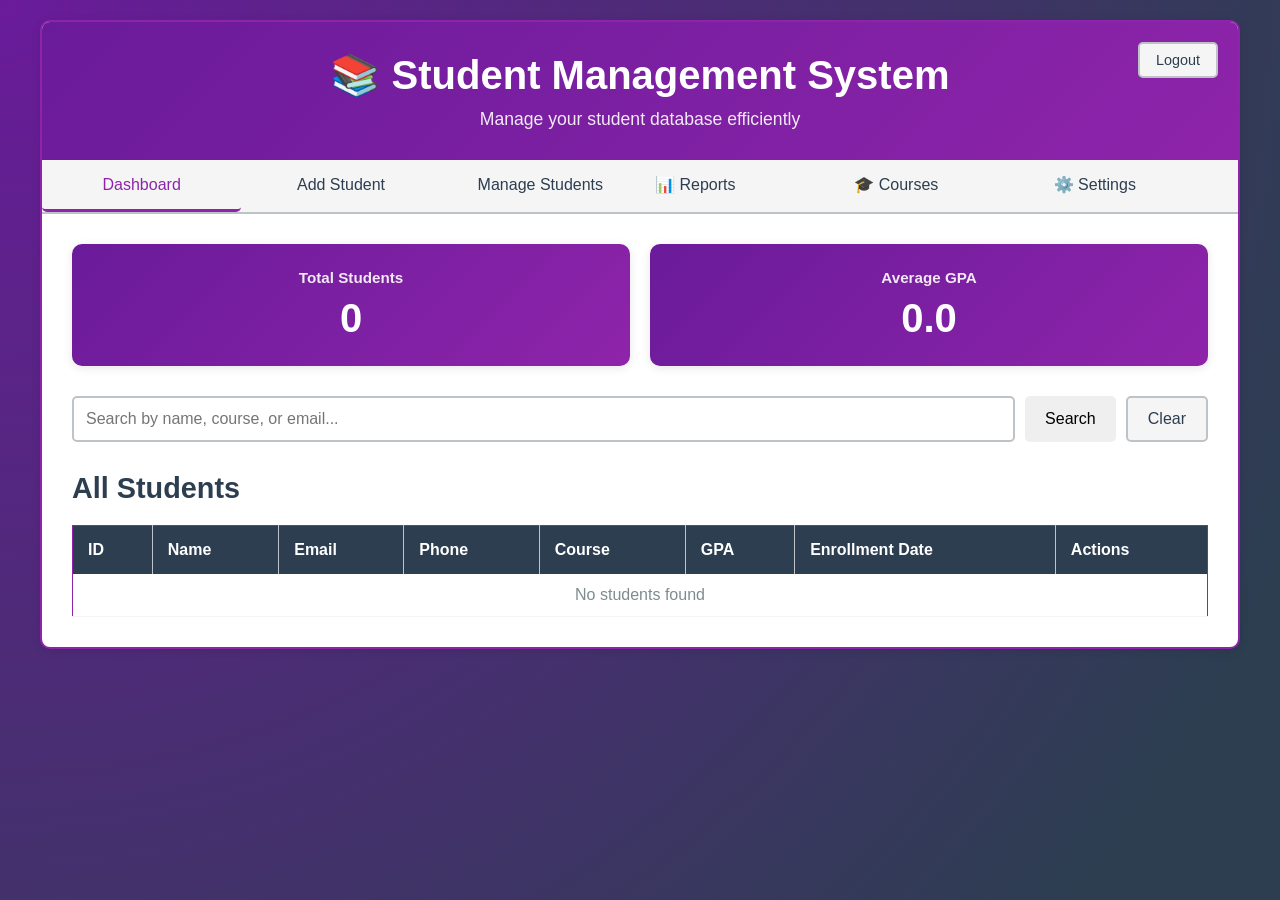
<file: frontend/index.html>
<!DOCTYPE html>
<html lang="en">
<head>
    <meta charset="UTF-8">
    <meta name="viewport" content="width=device-width, initial-scale=1.0">
    <title>Student Management System</title>
    <link rel="stylesheet" href="style.css">
</head>
<body>
    <div class="container">
        <!-- Header -->
        <header class="header">
            <h1>📚 Student Management System</h1>
            <p>Manage your student database efficiently</p>
            <button id="logoutBtn" class="btn-secondary logout-btn">Logout</button>
        </header>

        <!-- Navigation Tabs -->
        <nav class="tabs">
            <button class="tab-button active" data-tab="dashboard">Dashboard</button>
            <button class="tab-button" data-tab="add-student">Add Student</button>
            <button class="tab-button" data-tab="manage">Manage Students</button>
            <a href="reports.html" class="tab-button" style="text-decoration: none; cursor: pointer;">📊 Reports</a>
            <a href="courses.html" class="tab-button" style="text-decoration: none; cursor: pointer;">🎓 Courses</a>
            <a href="settings.html" class="tab-button" style="text-decoration: none; cursor: pointer;">⚙️ Settings</a>
        </nav>

        <!-- Dashboard Tab -->
        <section id="dashboard" class="tab-content active">
            <div class="dashboard-stats">
                <div class="stat-card">
                    <h3>Total Students</h3>
                    <p class="stat-number" id="total-students">0</p>
                </div>
                <div class="stat-card">
                    <h3>Average GPA</h3>
                    <p class="stat-number" id="avg-gpa">0.0</p>
                </div>
            </div>

            <div class="search-box">
                <input type="text" id="search-input" placeholder="Search by name, course, or email...">
                <button onclick="searchStudents()">Search</button>
                <button onclick="clearSearch()" class="btn-secondary">Clear</button>
            </div>

            <div class="students-list">
                <h2>All Students</h2>
                <div id="students-table-container">
                    <table id="students-table">
                        <thead>
                            <tr>
                                <th>ID</th>
                                <th>Name</th>
                                <th>Email</th>
                                <th>Phone</th>
                                <th>Course</th>
                                <th>GPA</th>
                                <th>Enrollment Date</th>
                                <th>Actions</th>
                            </tr>
                        </thead>
                        <tbody id="students-tbody">
                            <tr>
                                <td colspan="8" class="center">No students found</td>
                            </tr>
                        </tbody>
                    </table>
                </div>
            </div>
        </section>

        <!-- Add Student Tab -->
        <section id="add-student" class="tab-content">
            <div class="form-container">
                <h2>Add New Student</h2>
                <form id="add-student-form" onsubmit="addStudent(event)">
                    <div class="form-group">
                        <label for="student-name">Full Name *</label>
                        <input type="text" id="student-name" required placeholder="Enter full name">
                    </div>

                    <div class="form-group">
                        <label for="student-email">Email Address *</label>
                        <input type="email" id="student-email" required placeholder="Enter email">
                    </div>

                    <div class="form-group">
                        <label for="student-phone">Phone Number *</label>
                        <input type="tel" id="student-phone" required placeholder="Enter phone number">
                    </div>

                    <div class="form-group">
                        <label for="student-course">Course *</label>
                        <input type="text" id="student-course" required placeholder="Enter course name">
                    </div>

                    <div class="form-group">
                        <label for="student-gpa">GPA</label>
                        <input type="number" id="student-gpa" placeholder="Enter GPA (0-4.0)" min="0" max="4" step="0.1">
                    </div>

                    <button type="submit" class="btn-primary">Add Student</button>
                    <button type="reset" class="btn-secondary">Clear Form</button>
                </form>
            </div>
        </section>

        <!-- Manage Students Tab -->
        <section id="manage" class="tab-content">
            <div class="manage-container">
                <h2>Manage Students</h2>
                <div id="manage-students-list"></div>
            </div>
        </section>

        <!-- Edit Modal -->
        <div id="edit-modal" class="modal">
            <div class="modal-content">
                <span class="close">&times;</span>
                <h2>Edit Student</h2>
                <form id="edit-student-form" onsubmit="updateStudent(event)">
                    <input type="hidden" id="edit-student-id">
                    
                    <div class="form-group">
                        <label for="edit-name">Full Name *</label>
                        <input type="text" id="edit-name" required>
                    </div>

                    <div class="form-group">
                        <label for="edit-email">Email Address *</label>
                        <input type="email" id="edit-email" required>
                    </div>

                    <div class="form-group">
                        <label for="edit-phone">Phone Number *</label>
                        <input type="tel" id="edit-phone" required>
                    </div>

                    <div class="form-group">
                        <label for="edit-course">Course *</label>
                        <input type="text" id="edit-course" required>
                    </div>

                    <div class="form-group">
                        <label for="edit-gpa">GPA</label>
                        <input type="number" id="edit-gpa" min="0" max="4" step="0.1">
                    </div>

                    <button type="submit" class="btn-primary">Update Student</button>
                    <button type="button" class="btn-secondary" onclick="closeEditModal()">Cancel</button>
                </form>
            </div>
        </div>
    </div>

    <script src="theme-manager.js"></script>
    <script src="script.js"></script>
</body>
</html>
</file>
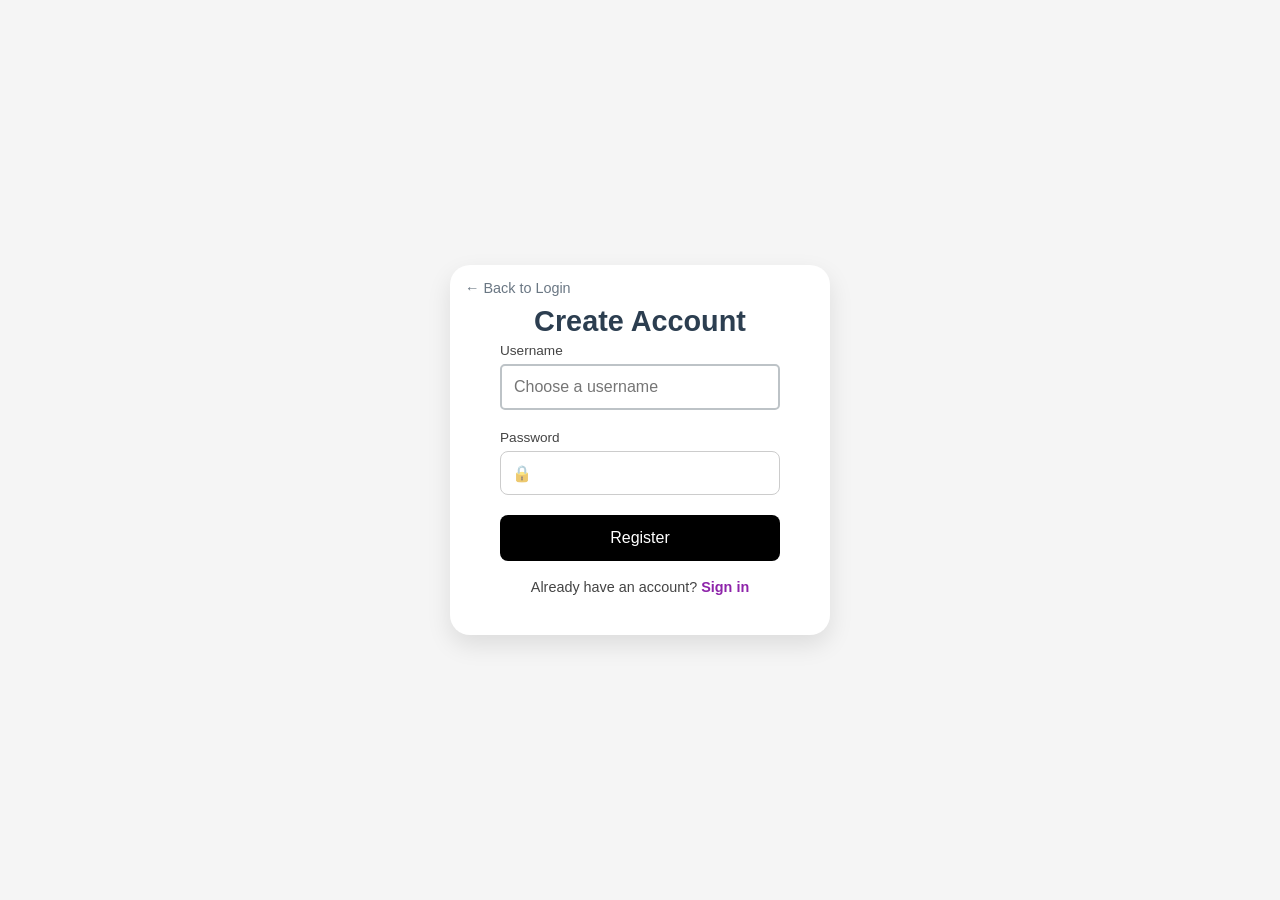
<file: frontend/register.html>
<!DOCTYPE html>
<html lang="en">
<head>
    <meta charset="UTF-8">
    <meta name="viewport" content="width=device-width, initial-scale=1.0">
    <title>Register - Student Management</title>
    <link rel="stylesheet" href="style.css">
</head>
<body class="auth-page">
    <div class="auth-card">
        <a href="login.html" class="back-link">&larr; Back to Login</a>
        <h2>Create Account</h2>
        <form id="register-form">
            <div class="input-group">
                <label for="username">Username</label>
                <div class="input-with-icon">
                    <input type="text" id="username" name="username" placeholder="Choose a username" required>
                </div>
            </div>
            <div class="input-group">
                <label for="password">Password</label>
                <div class="input-with-icon">
                    <span class="icon">🔒</span>
                    <input type="password" id="password" name="password" required>
                </div>
            </div>
            <button type="submit" class="btn-signin">Register</button>
            <p class="signup-link">Already have an account? <a href="login.html">Sign in</a></p>
        </form>
    </div>
    <script src="theme-manager.js"></script>
    <script>
        const API_BASE_URL = 'http://localhost:5000/api';
        document.getElementById('register-form').addEventListener('submit', async e => {
            e.preventDefault();
            const data = {
                username: document.getElementById('username').value,
                password: document.getElementById('password').value
            };
            const res = await fetch(API_BASE_URL + '/register', {
                method: 'POST',
                credentials: 'include',
                headers: {'Content-Type':'application/json'},
                body: JSON.stringify(data)
            });
            if (res.ok) {
                alert('Registered successfully, please log in');
                window.location='/login.html';
            } else {
                const err = await res.json();
                alert(err.error || 'Registration failed');
            }
        });
    </script>
</body>
</html>
</file>
<file: frontend/style.css>
/* ===== Custom Split Login Page Styles ===== */
.login-split-container {
    display: flex;
    min-height: 80vh;
    background: #fff;
    border-radius: 20px;
    box-shadow: 0 10px 25px rgba(0,0,0,0.08);
    overflow: hidden;
    max-width: 900px;
    margin: 40px auto;
}

.login-welcome-section {
    background: linear-gradient(135deg, #8e24aa 0%, #00e5ff 100%);
    color: #fff;
    flex: 1.2;
    display: flex;
    flex-direction: column;
    align-items: center;
    justify-content: center;
    padding: 40px 30px;
    text-align: center;
}
.login-welcome-section h1 {
    font-size: 2.3em;
    margin-bottom: 10px;
    font-weight: 700;
    letter-spacing: 1px;
}
.login-welcome-section p {
    font-size: 1.1em;
    margin-bottom: 30px;
    opacity: 0.95;
}
.welcome-img {
    width: 90px;
    margin-top: 10px;
    filter: drop-shadow(0 2px 8px rgba(0,0,0,0.12));
}

.login-form-section {
    flex: 1;
    display: flex;
    flex-direction: column;
    justify-content: center;
    align-items: center;
    padding: 40px 30px;
    position: relative;
    background: #fff;
}
.login-form-section form {
    width: 100%;
    max-width: 340px;
    background: none;
    box-shadow: none;
    padding: 0;
    border-radius: 0;
}
.login-form-section h2 {
    margin-bottom: 18px;
    color: var(--primary-color);
    font-size: 1.5em;
    font-weight: 600;
}
.login-form-section .back-link {
    position: absolute;
    top: 18px;
    left: 18px;
    color: var(--primary-color);
    font-size: 0.95em;
    text-decoration: none;
    opacity: 0.8;
}
@media (max-width: 800px) {
    .login-split-container {
        flex-direction: column;
        min-height: unset;
        max-width: 98vw;
    }
    .login-welcome-section, .login-form-section {
        padding: 30px 10vw;
    }
    .login-form-section form {
        max-width: 100%;
    }
}
* {
    margin: 0;
    padding: 0;
    box-sizing: border-box;
}

:root {
    --primary-color: #8e24aa; /* tech purple */
    --secondary-color: #00e5ff; /* bright cyan accent */
    --danger-color: #d500f9; /* vivid magenta for deletions */
    --warning-color: #ff6d00; /* amber for alerts */
    --dark-color: #2c3e50;
    --light-color: #f5f5f5;
    --border-color: #bdc3c7;
    --shadow: 0 2px 10px rgba(0, 0, 0, 0.1);
}

body {
    font-family: 'Segoe UI', Tahoma, Geneva, Verdana, sans-serif;
    /* subtle radial gradient with tech purple tones */
    background: radial-gradient(circle at top left, #6a1b9a 0%, #2c3e50 90%);
    color: var(--dark-color);
    min-height: 100vh;
    padding: 20px;
}

.container {
    max-width: 1200px;
    margin: 0 auto;
    background: white;
    border-radius: 10px;
    box-shadow: var(--shadow);
    overflow: hidden;
    border: 2px solid var(--primary-color); /* highlight border */
}

/* ensure login container is not treated as generic container */
.login-container {
    max-width: none !important;
    padding: 0 !important;
}

/* Header */
.header {
    position: relative;
    background: linear-gradient(135deg, #6a1b9a 0%, #8e24aa 100%); /* tech purple gradient */
    color: white;
    padding: 30px;
    text-align: center;
}

/* reduce unnecessary white space */
.form-container {
    padding: 0;
    background: transparent;
}
.header .logout-btn {
    position: absolute !important;
    top: 20px !important;
    right: 20px !important;
    padding: 8px 16px;
    font-size: 0.9em;
    z-index: 10;
    transition: background 0.3s ease, color 0.3s ease, transform 0.2s ease;
}

.header .logout-btn:hover {
    background: var(--danger-color);
    color: white;
    transform: translateY(-2px);
}

.header h1 {
    font-size: 2.5em;
    margin-bottom: 10px;
}

.header p {
    font-size: 1.1em;
    opacity: 0.9;
}

/* Tabs Navigation */
.tabs {
    display: flex;
    background: var(--light-color);
    border-bottom: 2px solid var(--border-color);
    padding: 0;
}

.tab-button {
    flex: 1;
    padding: 15px;
    border: none;
    background: transparent;
    cursor: pointer;
    font-size: 1em;
    font-weight: 500;
    color: var(--dark-color);
    transition: all 0.3s ease;
    border-bottom: 3px solid transparent;
}

.tab-button:hover {
    background: rgba(52, 152, 219, 0.1);
}

.tab-button.active {
    color: var(--primary-color);
    border-bottom-color: var(--primary-color);
}

/* Tab Content */
.tab-content {
    display: none;
    padding: 30px;
    animation: fadeIn 0.3s ease;
}

.tab-content.active {
    display: block;
}

@keyframes fadeIn {
    from {
        opacity: 0;
        transform: translateY(10px);
    }
    to {
        opacity: 1;
        transform: translateY(0);
    }
}

/* Dashboard Stats */
.dashboard-stats {
    display: grid;
    grid-template-columns: repeat(auto-fit, minmax(250px, 1fr));
    gap: 20px;
    margin-bottom: 30px;
}

.stat-card {
    background: linear-gradient(135deg, #6a1b9a 0%, #8e24aa 100%);
    color: white;
    padding: 25px;
    border-radius: 10px;
    box-shadow: var(--shadow);
    text-align: center;
}

.stat-card h3 {
    font-size: 0.95em;
    opacity: 0.9;
    margin-bottom: 10px;
}

.stat-number {
    font-size: 2.5em;
    font-weight: bold;
}

/* Search Box */
.search-box {
    display: flex;
    gap: 10px;
    margin-bottom: 20px;
    flex-wrap: wrap;
}

.search-box input {
    flex: 1;
    min-width: 250px;
    padding: 12px;
    border: 2px solid var(--border-color);
    border-radius: 5px;
    font-size: 1em;
}

.search-box input:focus {
    outline: none;
    border-color: var(--primary-color);
}

/* Buttons */
button {
    padding: 10px 20px;
    border: none;
    border-radius: 5px;
    cursor: pointer;
    font-size: 1em;
    font-weight: 500;
    transition: all 0.3s ease;
}

.btn-primary {
    background: var(--primary-color);
    color: white;
}

/* ===== Authentication Page Styles (login/register) ===== */
body.auth-page {
    background: #f5f5f5;
    display: flex;
    align-items: center;
    justify-content: center;
    min-height: 100vh;
}

.auth-card {
    background: white;
    border-radius: 20px;
    box-shadow: 0 10px 25px rgba(0,0,0,0.1);
    padding: 40px 50px;
    max-width: 380px;
    width: 90%;
    position: relative;
    text-align: center;
}

.auth-card .back-link {
    position: absolute;
    top: 15px;
    left: 15px;
    font-size: 0.9em;
    color: var(--dark-color);
    text-decoration: none;
    opacity: 0.7;
}

.auth-card h2 {
    margin-bottom: 5px;
    font-size: 1.8em;
    color: var(--dark-color);
}

.auth-card p.subtext {
    margin-bottom: 25px;
    font-size: 0.95em;
    color: #666;
}

.input-group {
    text-align: left;
    margin-bottom: 20px;
}

.input-group label {
    display: flex;
    justify-content: space-between;
    font-size: 0.85em;
    margin-bottom: 6px;
    color: #444;
}

.input-group .forgot {
    font-size: 0.8em;
    text-decoration: none;
    color: var(--primary-color);
}

.input-with-icon {
    position: relative;
}

.input-with-icon .icon {
    position: absolute;
    left: 12px;
    top: 50%;
    transform: translateY(-50%);
    opacity: 0.6;
    font-size: 1em;
}

.input-with-icon input {
    width: 100%;
    padding: 12px 12px 12px 36px;
    border: 1px solid #ccc;
    border-radius: 8px;
    font-size: 1em;
}

.btn-signin {
    display: block;
    width: 100%;
    padding: 14px;
    margin-top: 10px;
    background: #000;
    color: #fff;
    border-radius: 8px;
    font-size: 1em;
    border: none;
    cursor: pointer;
}

.signup-link {
    margin-top: 18px;
    font-size: 0.9em;
    color: #444;
}

.signup-link a {
    color: var(--primary-color);
    text-decoration: none;
    font-weight: 600;
}

.secure-note {
    margin-top: 25px;
    font-size: 0.75em;
    color: #999;
}

.btn-primary:hover {
    background: #2980b9;
    transform: translateY(-2px);
    box-shadow: 0 5px 15px rgba(52, 152, 219, 0.3);
}

.btn-secondary {
    background: var(--light-color);
    color: var(--dark-color);
    border: 2px solid var(--border-color);
}

.btn-secondary:hover {
    background: var(--dark-color);
    color: white;
}

.btn-danger {
    background: var(--danger-color);
    color: white;
    padding: 8px 15px;
    font-size: 0.9em;
}

.btn-danger:hover {
    background: #c0392b;
}

.btn-warning {
    background: var(--warning-color);
    color: white;
    padding: 8px 15px;
    font-size: 0.9em;
}

.btn-warning:hover {
    background: #d68910;
}

/* Table */
.students-list {
    margin-top: 30px;
}

.students-list h2 {
    color: var(--dark-color);
    margin-bottom: 20px;
    font-size: 1.8em;
}

#students-table-container {
    overflow-x: auto;
}

table {
    width: 100%;
    border-collapse: collapse;
    background: white;
    border: 1px solid var(--primary-color); /* table border highlight */
}

thead {
    background: var(--dark-color);
    color: white;
}

td, th {
    border-right: 1px solid var(--border-color);
}

td:last-child, th:last-child {
    border-right: none;
}

th {
    padding: 15px;
    text-align: left;
    font-weight: 600;
}

td {
    padding: 12px 15px;
    border-bottom: 1px solid var(--light-color);
}

tbody tr:hover {
    background: rgba(52, 152, 219, 0.05);
}

.center {
    text-align: center;
    color: #7f8c8d;
}

/* Forms */
.form-container {
    max-width: 600px;
    margin: 0 auto;
    background: var(--light-color);
    padding: 30px;
    border-radius: 10px;
}

.form-container h2 {
    color: var(--dark-color);
    margin-bottom: 20px;
    font-size: 1.8em;
}

.form-group {
    margin-bottom: 20px;
}

label {
    display: block;
    margin-bottom: 8px;
    color: var(--dark-color);
    font-weight: 500;
}

input[type="text"],
input[type="email"],
input[type="tel"],
input[type="number"] {
    width: 100%;
    padding: 12px;
    border: 2px solid var(--border-color);
    border-radius: 5px;
    font-size: 1em;
    transition: all 0.3s ease;
}

input:focus {
    outline: none;
    border-color: var(--secondary-color);
    box-shadow: 0 0 8px rgba(0, 229, 255, 0.5);
}

form button {
    width: 100%;
    padding: 12px;
    margin-top: 10px;
}

/* Manage Students */
.manage-container {
    max-width: 900px;
    margin: 0 auto;
}

.manage-container h2 {
    color: var(--dark-color);
    margin-bottom: 20px;
    font-size: 1.8em;
}

.student-card {
    background: white;
    border: 2px solid var(--light-color);
    border-radius: 10px;
    padding: 20px;
    margin-bottom: 15px;
    transition: all 0.3s ease;
}

.student-card:hover {
    box-shadow: var(--shadow);
    border-color: var(--primary-color);
}

.student-card-header {
    display: flex;
    justify-content: space-between;
    align-items: center;
    margin-bottom: 15px;
}

.student-card-header h3 {
    color: var(--dark-color);
}

.student-card-details {
    display: grid;
    grid-template-columns: repeat(auto-fit, minmax(200px, 1fr));
    gap: 10px;
    margin-bottom: 15px;
}

.detail-item {
    color: #555;
}

.detail-item strong {
    color: var(--dark-color);
}

.student-card-actions {
    display: flex;
    gap: 10px;
}

/* Modal */
.modal {
    display: none;
    position: fixed;
    z-index: 1000;
    left: 0;
    top: 0;
    width: 100%;
    height: 100%;
    background-color: rgba(0, 0, 0, 0.5);
    animation: fadeIn 0.3s ease;
}

.modal-content {
    background-color: white;
    margin: 5% auto;
    padding: 30px;
    border-radius: 10px;
    width: 90%;
    max-width: 500px;
    box-shadow: var(--shadow);
}

.modal-content h2 {
    color: var(--dark-color);
    margin-bottom: 20px;
}

.close {
    color: #aaa;
    float: right;
    font-size: 28px;
    font-weight: bold;
    cursor: pointer;
    transition: color 0.3s ease;
}

.close:hover,
.close:focus {
    color: var(--danger-color);
}

/* Responsive */
@media (max-width: 768px) {
    .container {
        margin: 10px;
        border-radius: 5px;
    }

    .header {
        padding: 20px;
    }

    .header h1 {
        font-size: 1.8em;
    }

    .tabs {
        flex-direction: column;
    }

    .tab-button {
        border-bottom: none;
        border-right: 3px solid transparent;
    }

    .tab-button.active {
        border-right-color: var(--primary-color);
    }

    .dashboard-stats {
        grid-template-columns: 1fr;
    }

    .search-box {
        flex-direction: column;
    }

    .search-box input {
        min-width: 100%;
    }

    table {
        font-size: 0.9em;
    }

    th, td {
        padding: 10px;
    }

    .student-card-details {
        grid-template-columns: 1fr;
    }

    .modal-content {
        width: 95%;
        margin: 20% auto;
    }
}

/* ===== DARK MODE STYLES ===== */
body.dark-mode {
    --light-color: #2d2d2d;
    --border-color: #444;
    background: #1a1a1a;
    color: #e0e0e0;
}

body.dark-mode .container {
    background: #1a1a1a;
}

body.dark-mode .header {
    background: linear-gradient(135deg, #1f1f1f 0%, #2d2d2d 100%);
    color: #fff;
    box-shadow: 0 2px 8px rgba(0,0,0,0.5);
}

body.dark-mode .header p {
    color: #b0b0b0;
}

body.dark-mode .nav-links {
    background: #2d2d2d;
    padding: 15px;
    border-radius: 8px;
    margin: 10px 0;
}

body.dark-mode .nav-link {
    color: #3498db;
    text-decoration: none;
}

body.dark-mode .nav-link:hover {
    color: #5dade2;
}

body.dark-mode .tabs {
    background: #2d2d2d;
}

body.dark-mode .tab-button {
    color: #b0b0b0;
    border-bottom: 2px solid #444;
}

body.dark-mode .tab-button:hover {
    background: #3d3d3d;
    color: #3498db;
}

body.dark-mode .tab-button.active {
    background: #3498db;
    color: white;
    border-bottom: 2px solid #2980b9;
}

body.dark-mode .tab-content {
    background: #1a1a1a;
}

body.dark-mode .dashboard-stats {
    gap: 20px;
}

body.dark-mode .stat-card {
    background: #2d2d2d;
    color: #e0e0e0;
    box-shadow: 0 2px 8px rgba(0,0,0,0.5);
    border-left: 4px solid #3498db;
}

body.dark-mode .stat-card h3 {
    color: #e0e0e0;
}

body.dark-mode .form-container {
    background: #2d2d2d;
    color: #e0e0e0;
    box-shadow: 0 2px 8px rgba(0,0,0,0.5);
}

body.dark-mode .form-card {
    background: #2d2d2d;
    color: #e0e0e0;
}

body.dark-mode .form-card h2 {
    color: #e0e0e0;
}

body.dark-mode .form-group label {
    color: #e0e0e0;
}

body.dark-mode input,
body.dark-mode textarea,
body.dark-mode select {
    background: #383838;
    color: #e0e0e0;
    border: 1px solid #555;
}

body.dark-mode input:focus,
body.dark-mode textarea:focus,
body.dark-mode select:focus {
    border-color: #3498db;
    box-shadow: 0 0 5px rgba(52, 152, 219, 0.3);
}

body.dark-mode .search-box {
    background: #2d2d2d;
    box-shadow: 0 2px 8px rgba(0,0,0,0.5);
}

body.dark-mode .search-box input {
    background: #383838;
    color: #e0e0e0;
    border: 1px solid #555;
}

body.dark-mode table {
    background: #2d2d2d;
    border: 1px solid #444;
}

body.dark-mode thead {
    background: #1f1f1f;
}

body.dark-mode th {
    color: #e0e0e0;
    border-right: 1px solid #444;
}

body.dark-mode td {
    color: #e0e0e0;
    border-bottom: 1px solid #444;
    border-right: 1px solid #444;
}

body.dark-mode tbody tr:hover {
    background: rgba(52, 152, 219, 0.1);
}

body.dark-mode .message {
    color: #fff;
    padding: 15px;
    margin: 10px 0;
    border-radius: 4px;
}

body.dark-mode .message.success {
    background: #27ae60;
}

body.dark-mode .message.error {
    background: #e74c3c;
}

body.dark-mode .btn-primary {
    background: #3498db;
    color: white;
}

body.dark-mode .btn-primary:hover {
    background: #2980b9;
}

body.dark-mode .btn-secondary {
    background: #555;
    color: #e0e0e0;
    border: 2px solid #666;
}

body.dark-mode .btn-secondary:hover {
    background: #666;
    color: #fff;
}

body.dark-mode .modal {
    background: rgba(0,0,0,0.7);
}

body.dark-mode .modal-content {
    background: #2d2d2d;
    color: #e0e0e0;
    box-shadow: 0 4px 20px rgba(0,0,0,0.8);
}

body.dark-mode .modal-close {
    color: #e0e0e0;
}

body.dark-mode .course-card {
    background: #2d2d2d;
    border-left: 4px solid #3498db;
}

body.dark-mode .course-info {
    color: #b0b0b0;
}

body.dark-mode .stat-row {
    color: #e0e0e0;
    border-bottom: 1px solid #444;
}

body.dark-mode .stat-row strong {
    color: #fff;
}

body.dark-mode #students-table-container {
    background: #2d2d2d;
}

body.dark-mode .back-link {
    color: #3498db;
}

body.dark-mode .back-link:hover {
    color: #5dade2;
}

body.dark-mode .welcome-img {
    filter: drop-shadow(0 2px 8px rgba(255,255,255,0.1));
}

body.dark-mode .auth-page {
    background: #1a1a1a;
}

body.dark-mode .auth-card {
    background: #2d2d2d;
    box-shadow: 0 10px 25px rgba(0,0,0,0.8);
}

body.dark-mode .empty-message {
    color: #999;
}

body.dark-mode a {
    color: #3498db;
}

body.dark-mode a:hover {
    color: #5dade2;
}

/* Utility Classes */
.text-success {
    color: var(--secondary-color);
}

.text-danger {
    color: var(--danger-color);
}

.text-warning {
    color: var(--warning-color);
}

.message {
    padding: 15px;
    margin-bottom: 20px;
    border-radius: 5px;
    font-weight: 500;
}

.message.success {
    background: #d4edda;
    color: #155724;
    border: 1px solid #c3e6cb;
}

.message.error {
    background: #f8d7da;
    color: #721c24;
    border: 1px solid #f5c6cb;
}
</file>
